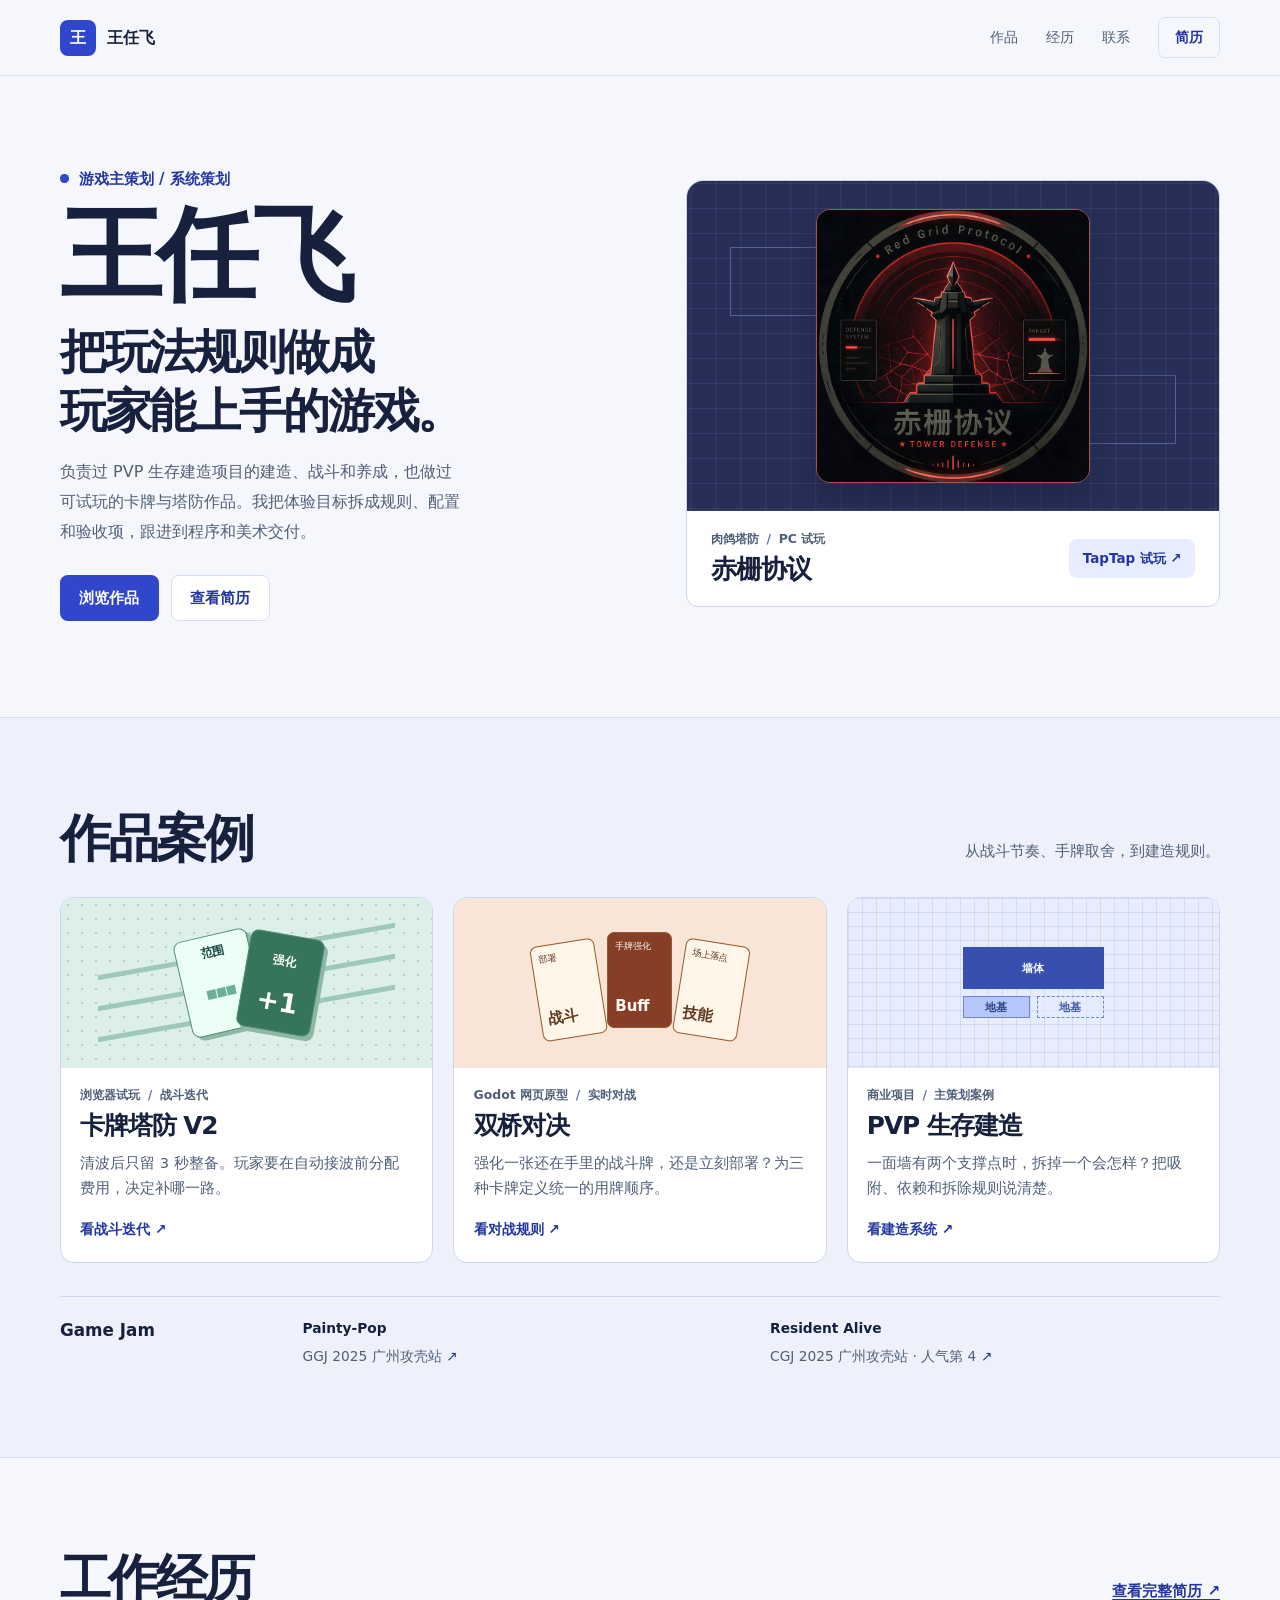
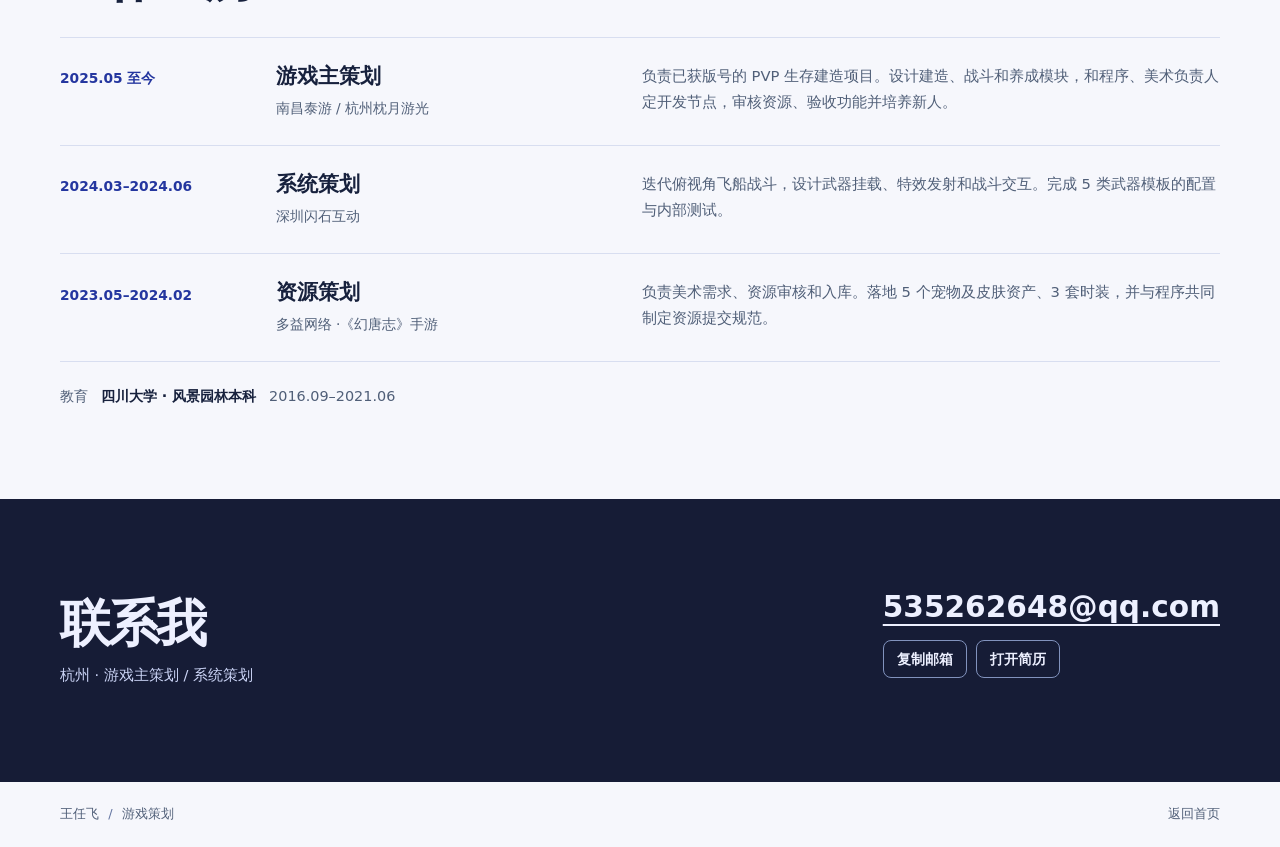
<file: index.html>
<!doctype html>
<html lang="zh-CN">
<head>
  <meta charset="utf-8">
  <meta name="viewport" content="width=device-width, initial-scale=1">
  <meta name="description" content="王任飞的游戏策划作品集。查看《赤栅协议》试玩、卡牌塔防与对战设计、PVP 生存建造案例及工作简历。">
  <meta name="theme-color" content="#f6f7fc">
  <title>王任飞｜游戏策划与作品集</title>
  <link rel="icon" href="assets/favicon.png" type="image/png">
  <link rel="stylesheet" href="assets/site.css">
  <script defer src="assets/site.js"></script>
</head>
<body>
  <a class="skip-link" href="#main">跳到正文</a>
  <header class="site-header">
    <div class="container site-header__inner">
      <a class="brand" href="index.html"><span class="brand__mark" aria-hidden="true">王</span><span>王任飞</span></a>
      <nav class="site-nav" aria-label="主导航">
        <a href="index.html#work">作品</a>
        <a href="index.html#experience">经历</a>
        <a href="index.html#contact">联系</a>
        <a class="nav-resume" href="resume.html">简历</a>
      </nav>
    </div>
  </header>
  <main id="main">
    <section class="container hero" aria-labelledby="hero-title">
      <div class="hero__intro">
        <p class="role-label"><span class="status-dot" aria-hidden="true"></span>游戏主策划 / 系统策划</p>
        <h1 id="hero-title">王任飞</h1>
        <p class="hero__headline">把玩法规则做成<br>玩家能上手的游戏。</p>
        <p class="hero__summary">负责过 PVP 生存建造项目的建造、战斗和养成，也做过可试玩的卡牌与塔防作品。我把体验目标拆成规则、配置和验收项，跟进到程序和美术交付。</p>
        <div class="actions">
          <a class="button button--primary" href="#work">浏览作品</a>
          <a class="button button--quiet" href="resume.html">查看简历</a>
        </div>
      </div>

      <article class="feature" aria-labelledby="featured-title">
        <a class="feature__visual" href="cases/redgrid.html" aria-label="查看《赤栅协议》案例">
          <span class="feature__grid" aria-hidden="true"></span>
          <span class="feature__rail feature__rail--left" aria-hidden="true"></span>
          <span class="feature__rail feature__rail--right" aria-hidden="true"></span>
          <img src="assets/redgrid-cover.jpg" alt="《赤栅协议》官方封面，一座塔立在红色网格与瞄准环中央" width="720" height="720" fetchpriority="high">
        </a>
        <div class="feature__caption">
          <div>
            <p class="project-meta">肉鸽塔防 <span aria-hidden="true">/</span> PC 试玩</p>
            <h2 id="featured-title"><a href="cases/redgrid.html">赤栅协议</a></h2>
          </div>
          <a class="feature__play" href="https://www.taptap.cn/app/989309" target="_blank" rel="noopener noreferrer">TapTap 试玩 <span aria-hidden="true">↗</span></a>
        </div>
      </article>
    </section>

    <section class="section section--work" id="work" aria-labelledby="work-title">
      <div class="container">
        <div class="section-heading">
          <h2 id="work-title">作品案例</h2>
          <p>从战斗节奏、手牌取舍，到建造规则。</p>
        </div>

        <div class="case-grid">
          <article class="case-card case-card--tower">
            <a class="case-card__link" href="cases/tower-v2.html">
              <div class="case-card__visual diagram diagram--tower" aria-hidden="true">
                <div class="tower-routes"><i></i><i></i><i></i></div>
                <div class="tower-card tower-card--back"><b>范围</b><i></i><i></i><i></i></div>
                <div class="tower-card tower-card--front"><b>强化</b><span>+1</span></div>
              </div>
              <div class="case-card__text">
                <p class="project-meta">浏览器试玩 <span aria-hidden="true">/</span> 战斗迭代</p>
                <h3>卡牌塔防 V2</h3>
                <p>清波后只留 3 秒整备。玩家要在自动接波前分配费用，决定补哪一路。</p>
                <span class="case-card__more">看战斗迭代<span aria-hidden="true"> ↗</span></span>
              </div>
            </a>
          </article>

          <article class="case-card case-card--duel">
            <a class="case-card__link" href="cases/card-duel.html">
              <div class="case-card__visual diagram diagram--duel" aria-hidden="true">
                <div class="duel-hand">
                  <span><small>部署</small><b>战斗</b></span>
                  <span><small>手牌强化</small><b>Buff</b></span>
                  <span><small>场上落点</small><b>技能</b></span>
                </div>
              </div>
              <div class="case-card__text">
                <p class="project-meta">Godot 网页原型 <span aria-hidden="true">/</span> 实时对战</p>
                <h3>双桥对决</h3>
                <p>强化一张还在手里的战斗牌，还是立刻部署？为三种卡牌定义统一的用牌顺序。</p>
                <span class="case-card__more">看对战规则<span aria-hidden="true"> ↗</span></span>
              </div>
            </a>
          </article>

          <article class="case-card case-card--build">
            <a class="case-card__link" href="cases/construction.html">
              <div class="case-card__visual diagram diagram--build" aria-hidden="true">
                <div class="build-shapes">
                  <span class="build-shapes__wall">墙体</span>
                  <span class="build-shapes__support">地基</span>
                  <span class="build-shapes__support build-shapes__support--ghost">地基</span>
                </div>
              </div>
              <div class="case-card__text">
                <p class="project-meta">商业项目 <span aria-hidden="true">/</span> 主策划案例</p>
                <h3>PVP 生存建造</h3>
                <p>一面墙有两个支撑点时，拆掉一个会怎样？把吸附、依赖和拆除规则说清楚。</p>
                <span class="case-card__more">看建造系统<span aria-hidden="true"> ↗</span></span>
              </div>
            </a>
          </article>
        </div>

        <div class="short-works" aria-labelledby="short-works-title">
          <h3 id="short-works-title">Game Jam</h3>
          <a href="https://www.bilibili.com/video/BV1BJfhYqEGT/" target="_blank" rel="noopener noreferrer">
            <strong>Painty-Pop</strong>
            <span>GGJ 2025 广州攻壳站 <span class="external-marker" aria-hidden="true">↗</span></span>
          </a>
          <a href="https://www.bilibili.com/video/BV1xigrzKEJi/" target="_blank" rel="noopener noreferrer">
            <strong>Resident Alive</strong>
            <span>CGJ 2025 广州攻壳站 · 人气第 4 <span class="external-marker" aria-hidden="true">↗</span></span>
          </a>
        </div>
      </div>
    </section>

    <section class="section section--experience" id="experience" aria-labelledby="experience-title">
      <div class="container">
        <div class="section-heading">
          <h2 id="experience-title">工作经历</h2>
          <a class="text-link" href="resume.html">查看完整简历<span aria-hidden="true"> ↗</span></a>
        </div>
        <ol class="timeline">
          <li>
            <p class="timeline__date">2025.05 至今</p>
            <div class="timeline__role">
              <h3>游戏主策划</h3>
              <p>南昌泰游 / 杭州枕月游光</p>
            </div>
            <p class="timeline__detail">负责已获版号的 PVP 生存建造项目。设计建造、战斗和养成模块，和程序、美术负责人定开发节点，审核资源、验收功能并培养新人。</p>
          </li>
          <li>
            <p class="timeline__date">2024.03–2024.06</p>
            <div class="timeline__role">
              <h3>系统策划</h3>
              <p>深圳闪石互动</p>
            </div>
            <p class="timeline__detail">迭代俯视角飞船战斗，设计武器挂载、特效发射和战斗交互。完成 5 类武器模板的配置与内部测试。</p>
          </li>
          <li>
            <p class="timeline__date">2023.05–2024.02</p>
            <div class="timeline__role">
              <h3>资源策划</h3>
              <p>多益网络 ·《幻唐志》手游</p>
            </div>
            <p class="timeline__detail">负责美术需求、资源审核和入库。落地 5 个宠物及皮肤资产、3 套时装，并与程序共同制定资源提交规范。</p>
          </li>
        </ol>
        <p class="education-line"><span>教育</span>四川大学 · 风景园林本科 <span class="education-line__dates">2016.09–2021.06</span></p>
      </div>
    </section>

    <section class="section section--contact" id="contact" aria-labelledby="contact-title">
      <div class="container contact">
        <div>
          <h2 id="contact-title">联系我</h2>
          <p>杭州 · 游戏主策划 / 系统策划</p>
        </div>
        <div class="contact__links">
          <a class="contact__email" href="mailto:535262648@qq.com">535262648@qq.com</a>
          <div class="contact__actions">
            <button class="button button--small button--outline" type="button" data-copy-email="535262648@qq.com" hidden>复制邮箱</button>
            <a class="button button--small button--outline" href="resume.html">打开简历</a>
          </div>
          <span class="contact__feedback" data-copy-feedback role="status"></span>
        </div>
      </div>
    </section>
  </main>
  <footer class="site-footer">
    <div class="container site-footer__inner">
      <span>王任飞 <span class="footer-divider" aria-hidden="true">/</span> 游戏策划</span>
      <a href="index.html">返回首页</a>
    </div>
  </footer>
</body>
</html>
</file>
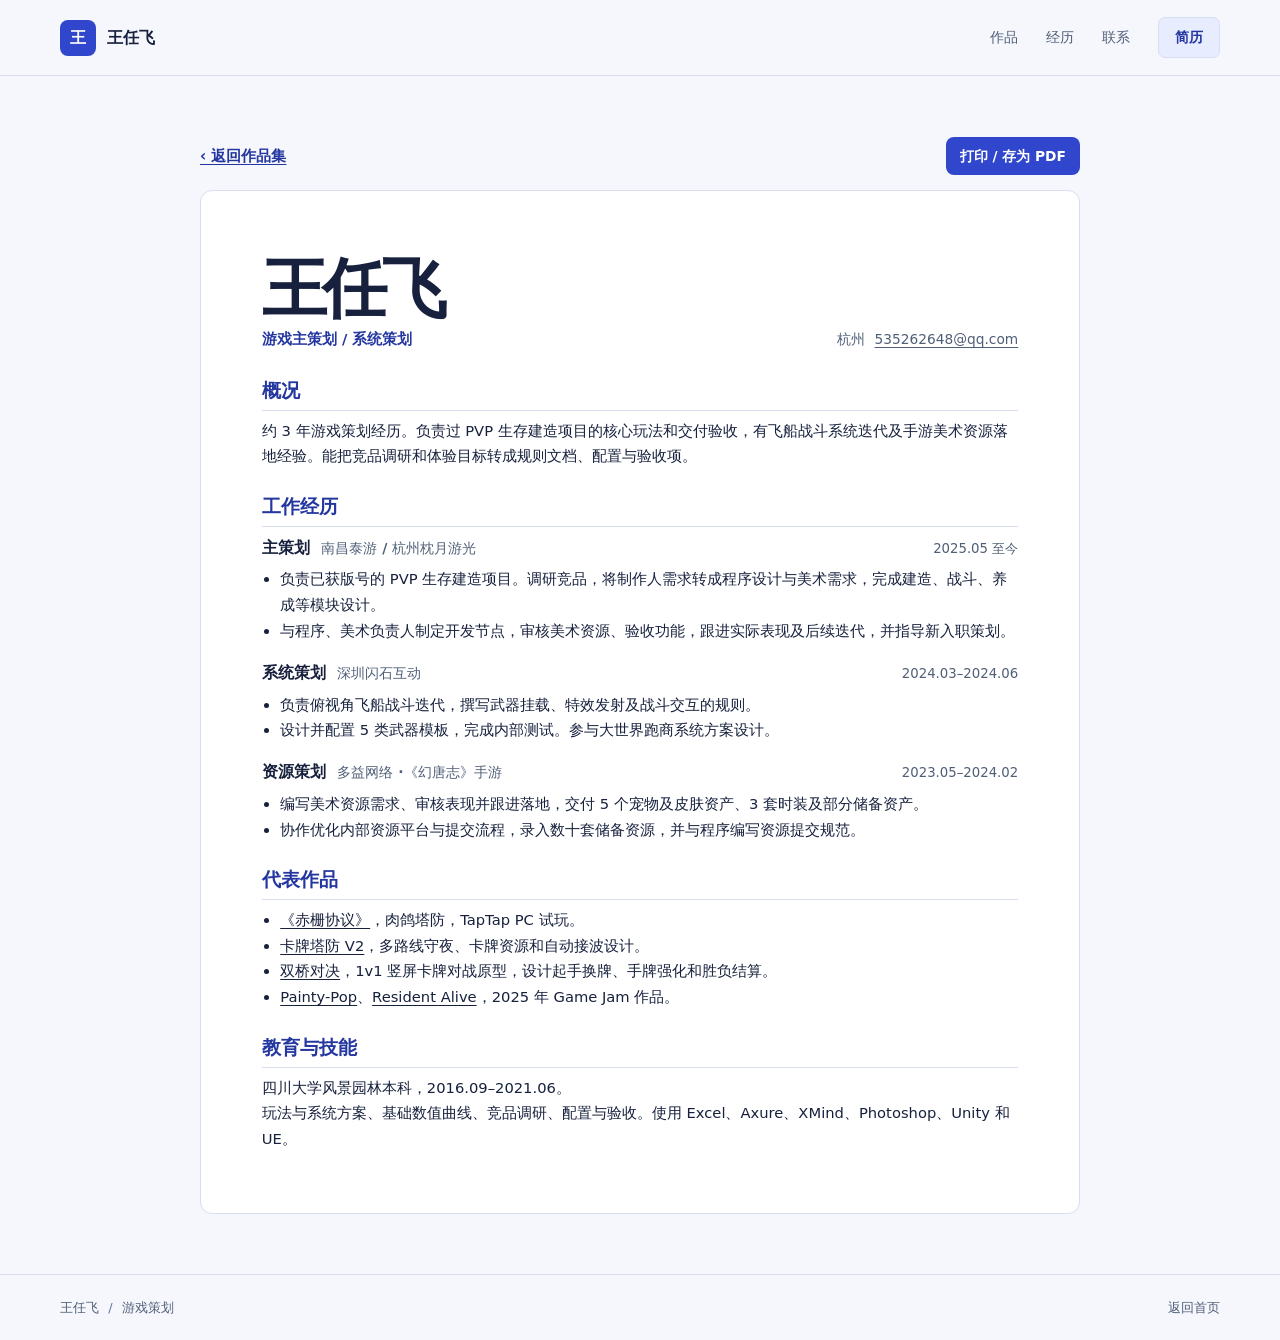
<file: resume.html>
<!doctype html>
<html lang="zh-CN">
<head>
  <meta charset="utf-8">
  <meta name="viewport" content="width=device-width, initial-scale=1">
  <meta name="description" content="王任飞，游戏主策划与系统策划。包含工作经历、代表作品、技能与教育背景，可打印为 A4。">
  <meta name="theme-color" content="#f6f7fc">
  <title>王任飞｜游戏策划简历</title>
  <link rel="icon" href="assets/favicon.png" type="image/png">
  <link rel="stylesheet" href="assets/site.css">
  <script defer src="assets/site.js"></script>
</head>
<body>
  <a class="skip-link" href="#main">跳到正文</a>
  <header class="site-header">
    <div class="container site-header__inner">
      <a class="brand" href="index.html"><span class="brand__mark" aria-hidden="true">王</span><span>王任飞</span></a>
      <nav class="site-nav" aria-label="主导航">
        <a href="index.html#work">作品</a>
        <a href="index.html#experience">经历</a>
        <a href="index.html#contact">联系</a>
        <a class="nav-resume" href="resume.html" aria-current="page">简历</a>
      </nav>
    </div>
  </header>
  <main id="main" class="container resume">
    <div class="resume__toolbar">
      <a class="text-link" href="index.html">‹ 返回作品集</a>
      <button class="button button--primary button--small" type="button" data-print hidden>打印 / 存为 PDF</button>
    </div>
    <article class="resume__sheet">
      <header class="resume__heading">
        <div>
          <h1>王任飞</h1>
          <p>游戏主策划 / 系统策划</p>
        </div>
        <div class="resume__contact"><span>杭州</span><a href="mailto:535262648@qq.com">535262648@qq.com</a></div>
      </header>

      <section aria-labelledby="cv-overview">
        <h2 id="cv-overview">概况</h2>
        <p>约 3 年游戏策划经历。负责过 PVP 生存建造项目的核心玩法和交付验收，有飞船战斗系统迭代及手游美术资源落地经验。能把竞品调研和体验目标转成规则文档、配置与验收项。</p>
      </section>

      <section aria-labelledby="cv-experience">
        <h2 id="cv-experience">工作经历</h2>
        <div class="resume__entry">
          <div class="resume__entry-heading">
            <h3>主策划 <span>南昌泰游 / 杭州枕月游光</span></h3>
            <p>2025.05 至今</p>
          </div>
          <ul>
            <li>负责已获版号的 PVP 生存建造项目。调研竞品，将制作人需求转成程序设计与美术需求，完成建造、战斗、养成等模块设计。</li>
            <li>与程序、美术负责人制定开发节点，审核美术资源、验收功能，跟进实际表现及后续迭代，并指导新入职策划。</li>
          </ul>
        </div>
        <div class="resume__entry">
          <div class="resume__entry-heading">
            <h3>系统策划 <span>深圳闪石互动</span></h3>
            <p>2024.03–2024.06</p>
          </div>
          <ul>
            <li>负责俯视角飞船战斗迭代，撰写武器挂载、特效发射及战斗交互的规则。</li>
            <li>设计并配置 5 类武器模板，完成内部测试。参与大世界跑商系统方案设计。</li>
          </ul>
        </div>
        <div class="resume__entry">
          <div class="resume__entry-heading">
            <h3>资源策划 <span>多益网络 ·《幻唐志》手游</span></h3>
            <p>2023.05–2024.02</p>
          </div>
          <ul>
            <li>编写美术资源需求、审核表现并跟进落地，交付 5 个宠物及皮肤资产、3 套时装及部分储备资产。</li>
            <li>协作优化内部资源平台与提交流程，录入数十套储备资源，并与程序编写资源提交规范。</li>
          </ul>
        </div>
      </section>

      <section aria-labelledby="cv-works">
        <h2 id="cv-works">代表作品</h2>
        <ul>
          <li><a href="cases/redgrid.html">《赤栅协议》</a>，肉鸽塔防，TapTap PC 试玩。</li>
          <li><a href="cases/tower-v2.html">卡牌塔防 V2</a>，多路线守夜、卡牌资源和自动接波设计。</li>
          <li><a href="cases/card-duel.html">双桥对决</a>，1v1 竖屏卡牌对战原型，设计起手换牌、手牌强化和胜负结算。</li>
          <li><a href="https://www.bilibili.com/video/BV1BJfhYqEGT/">Painty-Pop</a>、<a href="https://www.bilibili.com/video/BV1xigrzKEJi/">Resident Alive</a>，2025 年 Game Jam 作品。</li>
        </ul>
      </section>

      <section aria-labelledby="cv-education">
        <h2 id="cv-education">教育与技能</h2>
        <p>四川大学风景园林本科，2016.09–2021.06。</p>
        <p>玩法与系统方案、基础数值曲线、竞品调研、配置与验收。使用 Excel、Axure、XMind、Photoshop、Unity 和 UE。</p>
      </section>
    </article>
  </main>
  <footer class="site-footer">
    <div class="container site-footer__inner">
      <span>王任飞 <span class="footer-divider" aria-hidden="true">/</span> 游戏策划</span>
      <a href="index.html">返回首页</a>
    </div>
  </footer>
</body>
</html>
</file>
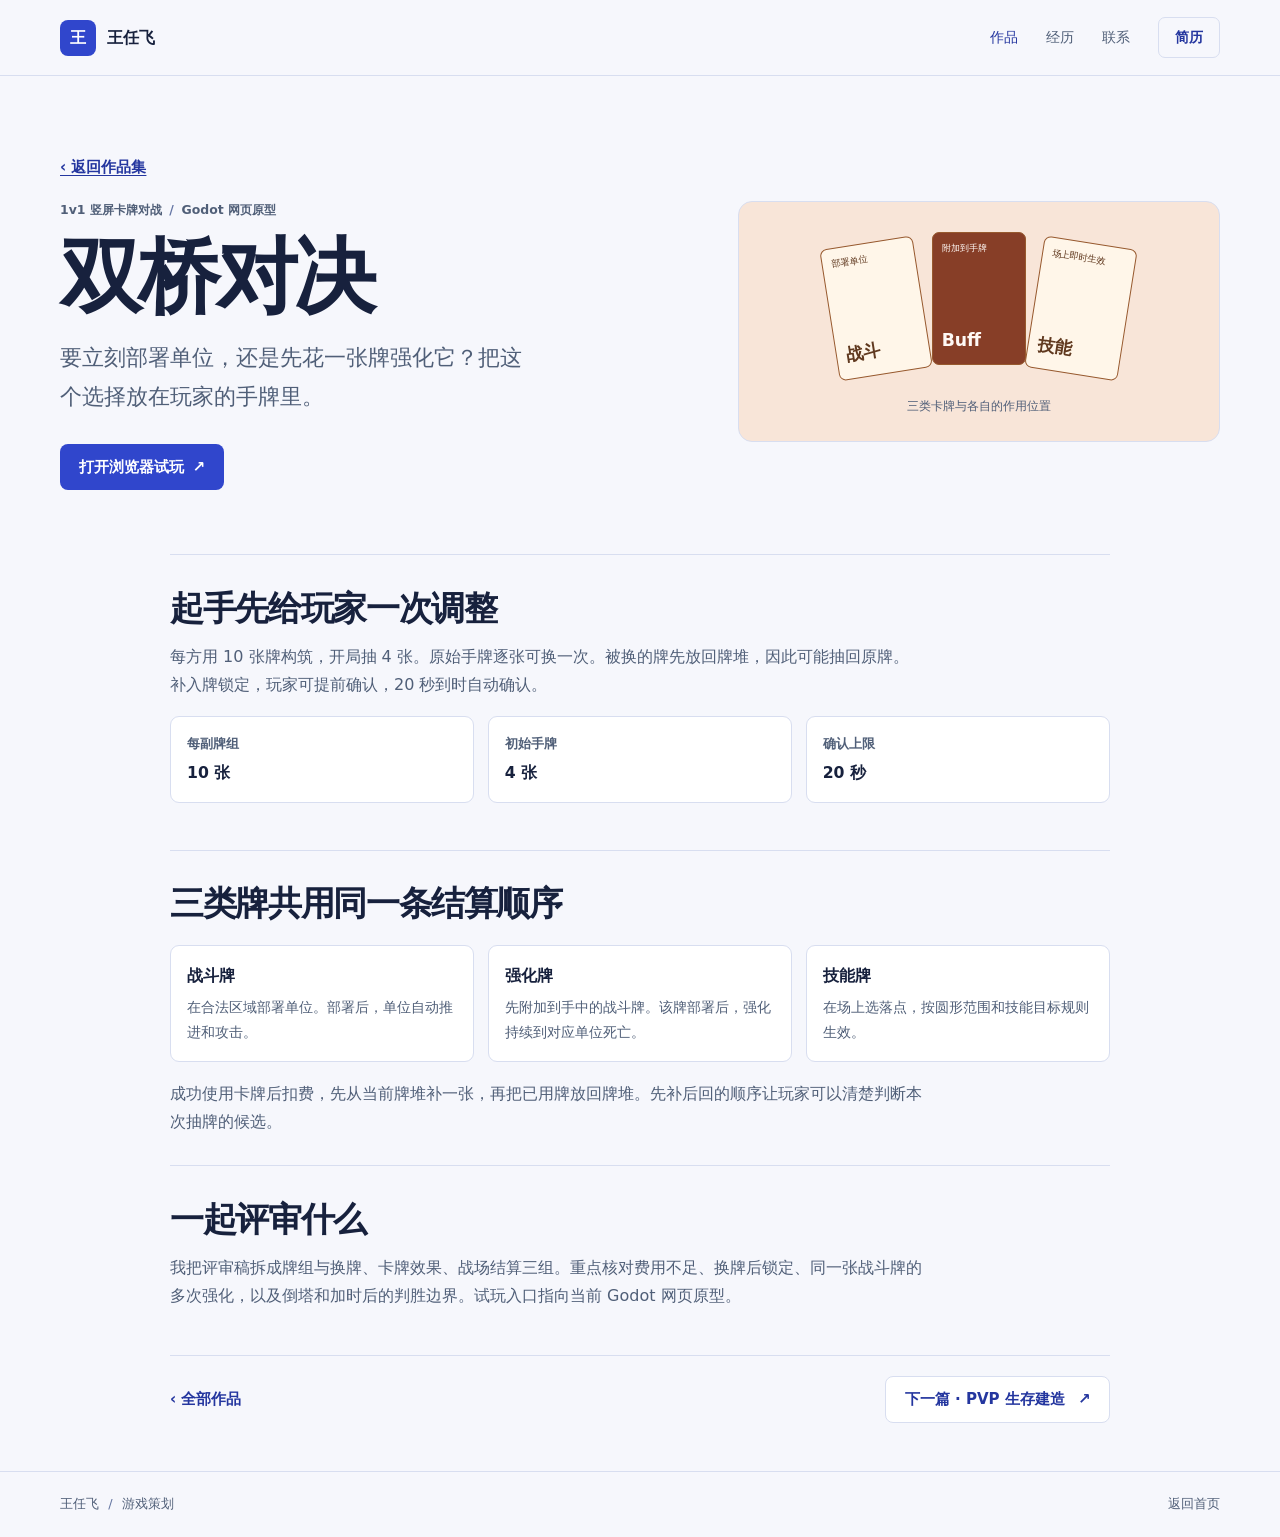
<file: cases/card-duel.html>
<!doctype html>
<html lang="zh-CN">
<head>
  <meta charset="utf-8">
  <meta name="viewport" content="width=device-width, initial-scale=1">
  <meta name="description" content="《双桥对决》的 1v1 竖屏实时卡牌对战策划案例，包含构筑、逐张换牌、手牌强化和补牌顺序。">
  <meta name="theme-color" content="#f6f7fc">
  <title>双桥对决｜王任飞作品集</title>
  <link rel="icon" href="../assets/favicon.png" type="image/png">
  <link rel="stylesheet" href="../assets/site.css">
  <script defer src="../assets/site.js"></script>
</head>
<body>
  <a class="skip-link" href="#main">跳到正文</a>
  <header class="site-header">
    <div class="container site-header__inner">
      <a class="brand" href="../index.html"><span class="brand__mark" aria-hidden="true">王</span><span>王任飞</span></a>
      <nav class="site-nav" aria-label="主导航">
        <a href="../index.html#work" class="is-current">作品</a>
        <a href="../index.html#experience">经历</a>
        <a href="../index.html#contact">联系</a>
        <a class="nav-resume" href="../resume.html">简历</a>
      </nav>
    </div>
  </header>
  <main id="main" class="case-page case-page--duel">
    <section class="container case-hero" aria-labelledby="case-title">
      <div class="case-hero__main">
        <a class="text-link case-back" href="../index.html#work">‹ 返回作品集</a>
        <p class="project-meta">1v1 竖屏卡牌对战 <span aria-hidden="true">/</span> Godot 网页原型</p>
        <h1 id="case-title">双桥对决</h1>
        <p class="case-hero__lead">要立刻部署单位，还是先花一张牌强化它？把这个选择放在玩家的手牌里。</p>
        <div class="actions"><a class="button button--primary" href="https://amber-fossil-2tj7.here.now/" target="_blank" rel="noopener noreferrer">打开浏览器试玩 <span aria-hidden="true">↗</span></a></div>

      </div>
      <figure class="case-hero__diagram duel-hero-diagram">
        <div class="duel-hand duel-hand--large" aria-hidden="true">
          <span><small>部署单位</small><b>战斗</b></span>
          <span><small>附加到手牌</small><b>Buff</b></span>
          <span><small>场上即时生效</small><b>技能</b></span>
        </div>
        <figcaption>三类卡牌与各自的作用位置</figcaption>
      </figure>
    </section>
    <div class="container case-content">
      <section class="case-section" aria-labelledby="duel-start">
        <h2 id="duel-start">起手先给玩家一次调整</h2>
        <p>每方用 10 张牌构筑，开局抽 4 张。原始手牌逐张可换一次。被换的牌先放回牌堆，因此可能抽回原牌。补入牌锁定，玩家可提前确认，20 秒到时自动确认。</p>
        <dl class="case-facts">
        <div><dt>每副牌组</dt><dd>10 张</dd></div>
        <div><dt>初始手牌</dt><dd>4 张</dd></div>
        <div><dt>确认上限</dt><dd>20 秒</dd></div>
      </dl>
      </section>
      <section class="case-section" aria-labelledby="duel-play">
        <h2 id="duel-play">三类牌共用同一条结算顺序</h2>
        <div class="design-points">
          <article><h3>战斗牌</h3><p>在合法区域部署单位。部署后，单位自动推进和攻击。</p></article>
          <article><h3>强化牌</h3><p>先附加到手中的战斗牌。该牌部署后，强化持续到对应单位死亡。</p></article>
          <article><h3>技能牌</h3><p>在场上选落点，按圆形范围和技能目标规则生效。</p></article>
        </div>
        <p>成功使用卡牌后扣费，先从当前牌堆补一张，再把已用牌放回牌堆。先补后回的顺序让玩家可以清楚判断本次抽牌的候选。</p>
      </section>
      <section class="case-section" aria-labelledby="duel-acceptance">
        <h2 id="duel-acceptance">一起评审什么</h2>
        <p>我把评审稿拆成牌组与换牌、卡牌效果、战场结算三组。重点核对费用不足、换牌后锁定、同一张战斗牌的多次强化，以及倒塔和加时后的判胜边界。试玩入口指向当前 Godot 网页原型。</p>
      </section>
    </div>
    <nav class="container case-bottom" aria-label="作品浏览">
      <a class="text-link" href="../index.html#work">‹ 全部作品</a>
      <a class="button button--quiet" href="construction.html">下一篇 · PVP 生存建造<span aria-hidden="true">&nbsp;↗</span></a>
    </nav>
  </main>
  <footer class="site-footer">
    <div class="container site-footer__inner">
      <span>王任飞 <span class="footer-divider" aria-hidden="true">/</span> 游戏策划</span>
      <a href="../index.html">返回首页</a>
    </div>
  </footer>
</body>
</html>
</file>
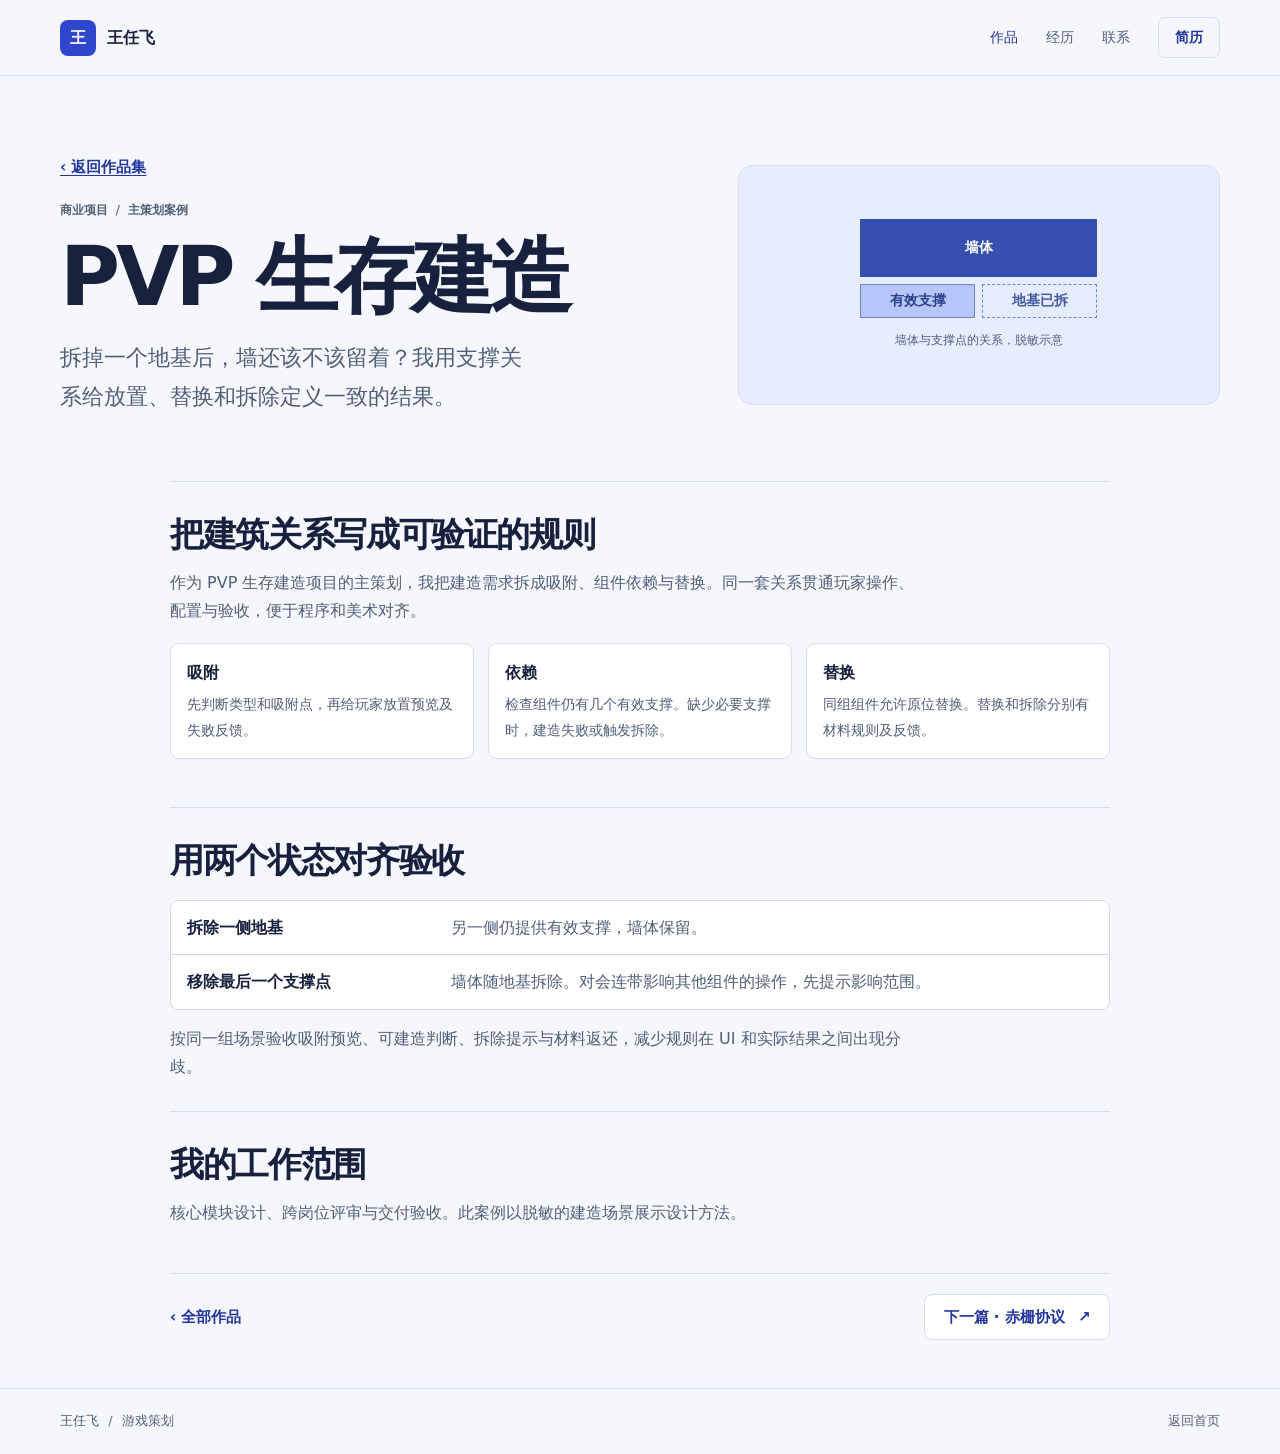
<file: cases/construction.html>
<!doctype html>
<html lang="zh-CN">
<head>
  <meta charset="utf-8">
  <meta name="viewport" content="width=device-width, initial-scale=1">
  <meta name="description" content="脱敏的 PVP 生存建造主策划案例。将建筑吸附、组件依赖与替换规则整理为便于实现和验收的状态。">
  <meta name="theme-color" content="#f6f7fc">
  <title>PVP 生存建造｜王任飞作品集</title>
  <link rel="icon" href="../assets/favicon.png" type="image/png">
  <link rel="stylesheet" href="../assets/site.css">
  <script defer src="../assets/site.js"></script>
</head>
<body>
  <a class="skip-link" href="#main">跳到正文</a>
  <header class="site-header">
    <div class="container site-header__inner">
      <a class="brand" href="../index.html"><span class="brand__mark" aria-hidden="true">王</span><span>王任飞</span></a>
      <nav class="site-nav" aria-label="主导航">
        <a href="../index.html#work" class="is-current">作品</a>
        <a href="../index.html#experience">经历</a>
        <a href="../index.html#contact">联系</a>
        <a class="nav-resume" href="../resume.html">简历</a>
      </nav>
    </div>
  </header>
  <main id="main" class="case-page case-page--build">
    <section class="container case-hero" aria-labelledby="case-title">
      <div class="case-hero__main">
        <a class="text-link case-back" href="../index.html#work">‹ 返回作品集</a>
        <p class="project-meta">商业项目 <span aria-hidden="true">/</span> 主策划案例</p>
        <h1 id="case-title">PVP 生存建造</h1>
        <p class="case-hero__lead">拆掉一个地基后，墙还该不该留着？我用支撑关系给放置、替换和拆除定义一致的结果。</p>

      </div>
      <figure class="case-hero__diagram construction-hero-diagram">
        <div class="build-shapes build-shapes--large" aria-hidden="true">
          <span class="build-shapes__wall">墙体</span>
          <span class="build-shapes__support">有效支撑</span>
          <span class="build-shapes__support build-shapes__support--ghost">地基已拆</span>
        </div>
        <figcaption>墙体与支撑点的关系，脱敏示意</figcaption>
      </figure>
    </section>
    <div class="container case-content">
      <section class="case-section" aria-labelledby="build-context">
        <h2 id="build-context">把建筑关系写成可验证的规则</h2>
        <p>作为 PVP 生存建造项目的主策划，我把建造需求拆成吸附、组件依赖与替换。同一套关系贯通玩家操作、配置与验收，便于程序和美术对齐。</p>
        <div class="design-points">
          <article><h3>吸附</h3><p>先判断类型和吸附点，再给玩家放置预览及失败反馈。</p></article>
          <article><h3>依赖</h3><p>检查组件仍有几个有效支撑。缺少必要支撑时，建造失败或触发拆除。</p></article>
          <article><h3>替换</h3><p>同组组件允许原位替换。替换和拆除分别有材料规则及反馈。</p></article>
        </div>
      </section>
      <section class="case-section" aria-labelledby="build-example">
        <h2 id="build-example">用两个状态对齐验收</h2>
        <dl class="scenario-list">
          <div><dt>拆除一侧地基</dt><dd>另一侧仍提供有效支撑，墙体保留。</dd></div>
          <div><dt>移除最后一个支撑点</dt><dd>墙体随地基拆除。对会连带影响其他组件的操作，先提示影响范围。</dd></div>
        </dl>
        <p>按同一组场景验收吸附预览、可建造判断、拆除提示与材料返还，减少规则在 UI 和实际结果之间出现分歧。</p>
      </section>
      <section class="case-section" aria-labelledby="build-contribution">
        <h2 id="build-contribution">我的工作范围</h2>
        <p>核心模块设计、跨岗位评审与交付验收。此案例以脱敏的建造场景展示设计方法。</p>
      </section>
    </div>
    <nav class="container case-bottom" aria-label="作品浏览">
      <a class="text-link" href="../index.html#work">‹ 全部作品</a>
      <a class="button button--quiet" href="redgrid.html">下一篇 · 赤栅协议<span aria-hidden="true">&nbsp;↗</span></a>
    </nav>
  </main>
  <footer class="site-footer">
    <div class="container site-footer__inner">
      <span>王任飞 <span class="footer-divider" aria-hidden="true">/</span> 游戏策划</span>
      <a href="../index.html">返回首页</a>
    </div>
  </footer>
</body>
</html>
</file>
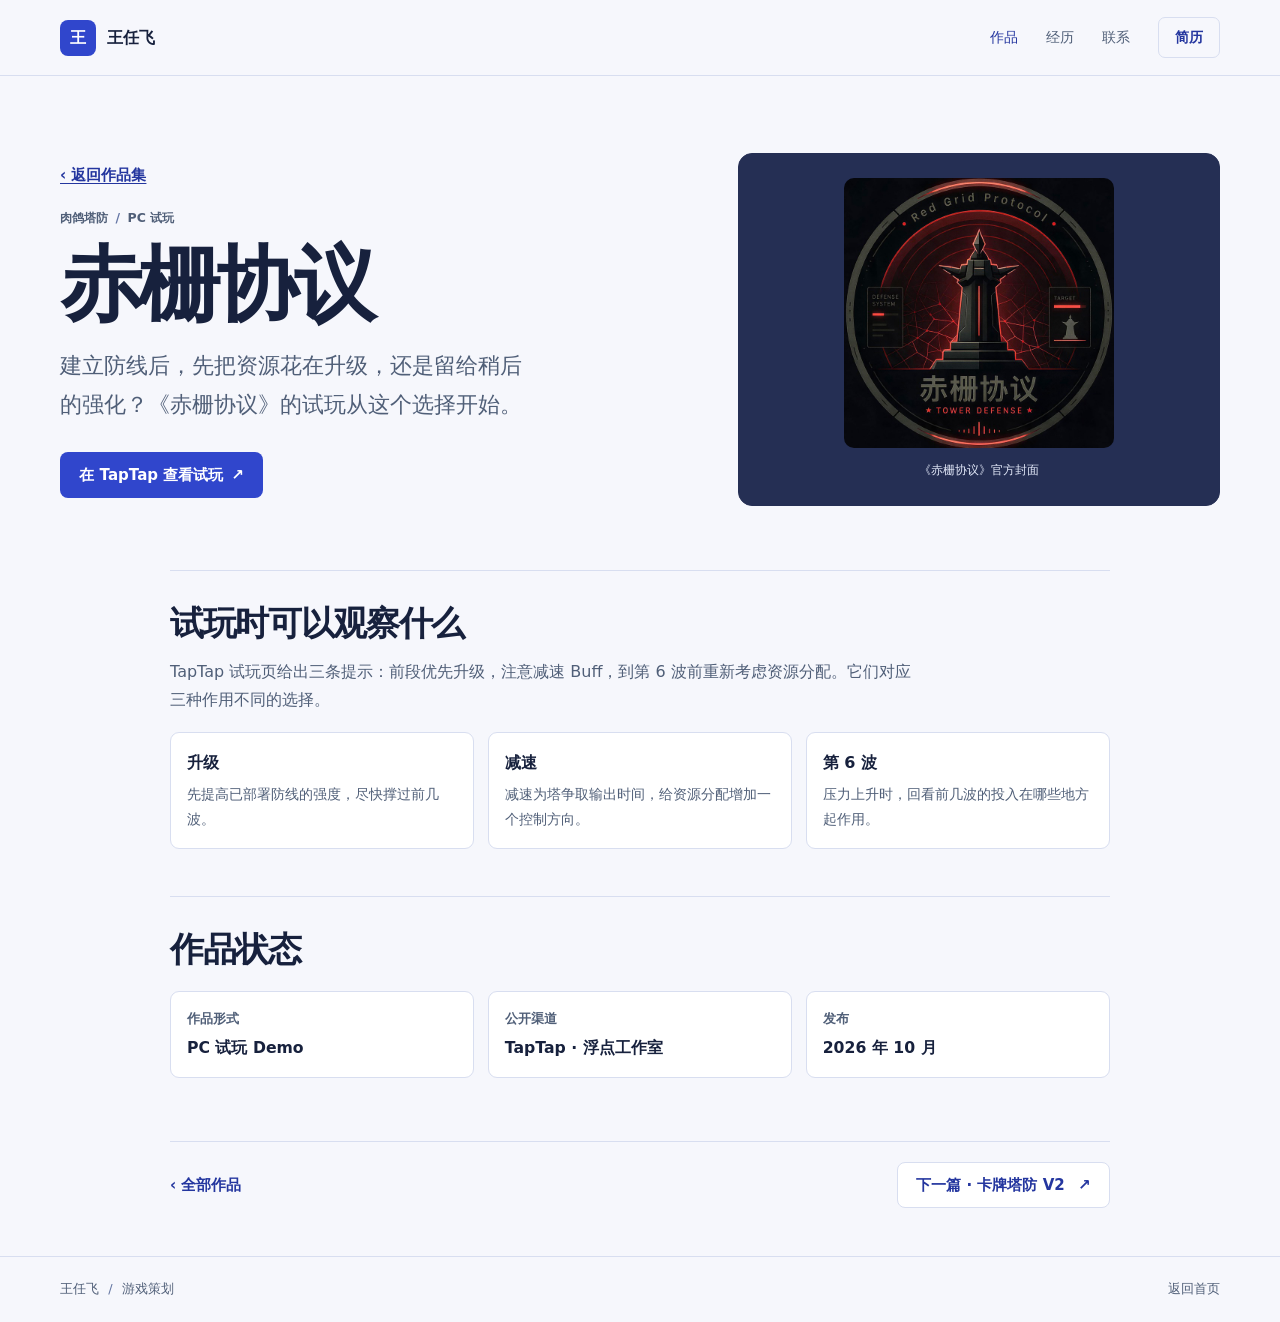
<file: cases/redgrid.html>
<!doctype html>
<html lang="zh-CN">
<head>
  <meta charset="utf-8">
  <meta name="viewport" content="width=device-width, initial-scale=1">
  <meta name="description" content="《赤栅协议》是已在 TapTap 发布试玩的 PC 肉鸽塔防，开发者分享了前期升级、减速和第六波的策略取舍。">
  <meta name="theme-color" content="#f6f7fc">
  <title>赤栅协议｜王任飞作品集</title>
  <link rel="icon" href="../assets/favicon.png" type="image/png">
  <link rel="stylesheet" href="../assets/site.css">
  <script defer src="../assets/site.js"></script>
</head>
<body>
  <a class="skip-link" href="#main">跳到正文</a>
  <header class="site-header">
    <div class="container site-header__inner">
      <a class="brand" href="../index.html"><span class="brand__mark" aria-hidden="true">王</span><span>王任飞</span></a>
      <nav class="site-nav" aria-label="主导航">
        <a href="../index.html#work" class="is-current">作品</a>
        <a href="../index.html#experience">经历</a>
        <a href="../index.html#contact">联系</a>
        <a class="nav-resume" href="../resume.html">简历</a>
      </nav>
    </div>
  </header>
  <main id="main" class="case-page case-page--redgrid">
    <section class="container case-hero" aria-labelledby="case-title">
      <div class="case-hero__main">
        <a class="text-link case-back" href="../index.html#work">‹ 返回作品集</a>
        <p class="project-meta">肉鸽塔防 <span aria-hidden="true">/</span> PC 试玩</p>
        <h1 id="case-title">赤栅协议</h1>
        <p class="case-hero__lead">建立防线后，先把资源花在升级，还是留给稍后的强化？《赤栅协议》的试玩从这个选择开始。</p>
        <div class="actions"><a class="button button--primary" href="https://www.taptap.cn/app/989309" target="_blank" rel="noopener noreferrer">在 TapTap 查看试玩 <span aria-hidden="true">↗</span></a></div>
      </div>
      <figure class="case-hero__image">
        <img src="../assets/redgrid-cover.jpg" alt="《赤栅协议》官方封面，红色网格中的防御塔" width="720" height="720" fetchpriority="high">
        <figcaption>《赤栅协议》官方封面</figcaption>
      </figure>
    </section>
    <div class="container case-content">
      <section class="case-section" aria-labelledby="redgrid-focus">
        <h2 id="redgrid-focus">试玩时可以观察什么</h2>
        <p>TapTap 试玩页给出三条提示：前段优先升级，注意减速 Buff，到第 6 波前重新考虑资源分配。它们对应三种作用不同的选择。</p>
        <div class="design-points">
          <article><h3>升级</h3><p>先提高已部署防线的强度，尽快撑过前几波。</p></article>
          <article><h3>减速</h3><p>减速为塔争取输出时间，给资源分配增加一个控制方向。</p></article>
          <article><h3>第 6 波</h3><p>压力上升时，回看前几波的投入在哪些地方起作用。</p></article>
        </div>
      </section>
      <section class="case-section" aria-labelledby="redgrid-outcome">
        <h2 id="redgrid-outcome">作品状态</h2>
        <dl class="case-facts">
        <div><dt>作品形式</dt><dd>PC 试玩 Demo</dd></div>
        <div><dt>公开渠道</dt><dd>TapTap · 浮点工作室</dd></div>
        <div><dt>发布</dt><dd>2026 年 10 月</dd></div>
      </dl>
      </section>
    </div>
    <nav class="container case-bottom" aria-label="作品浏览">
      <a class="text-link" href="../index.html#work">‹ 全部作品</a>
      <a class="button button--quiet" href="tower-v2.html">下一篇 · 卡牌塔防 V2<span aria-hidden="true">&nbsp;↗</span></a>
    </nav>
  </main>
  <footer class="site-footer">
    <div class="container site-footer__inner">
      <span>王任飞 <span class="footer-divider" aria-hidden="true">/</span> 游戏策划</span>
      <a href="../index.html">返回首页</a>
    </div>
  </footer>
</body>
</html>
</file>
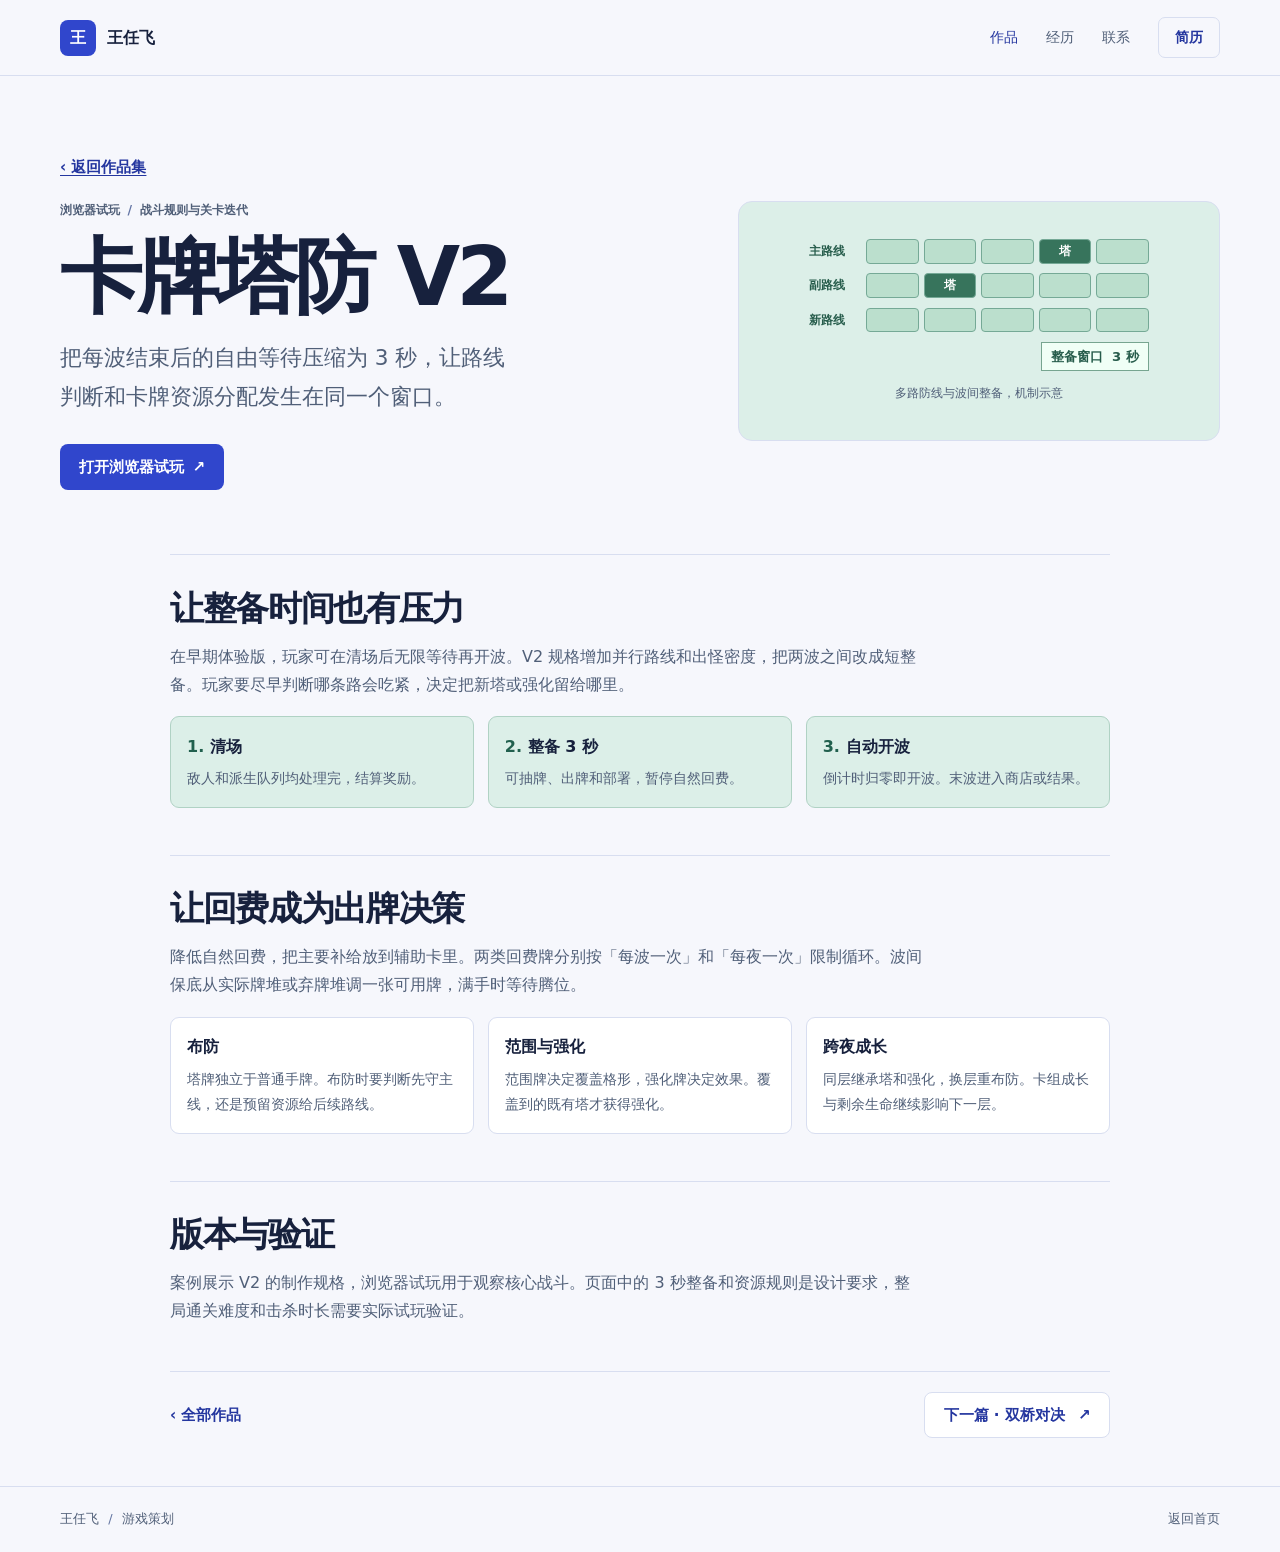
<file: cases/tower-v2.html>
<!doctype html>
<html lang="zh-CN">
<head>
  <meta charset="utf-8">
  <meta name="viewport" content="width=device-width, initial-scale=1">
  <meta name="description" content="卡牌塔防 V2 的多路线守夜设计。清波后短整备，使用回费牌补强防线，再自动进入下一波。">
  <meta name="theme-color" content="#f6f7fc">
  <title>卡牌塔防 V2｜王任飞作品集</title>
  <link rel="icon" href="../assets/favicon.png" type="image/png">
  <link rel="stylesheet" href="../assets/site.css">
  <script defer src="../assets/site.js"></script>
</head>
<body>
  <a class="skip-link" href="#main">跳到正文</a>
  <header class="site-header">
    <div class="container site-header__inner">
      <a class="brand" href="../index.html"><span class="brand__mark" aria-hidden="true">王</span><span>王任飞</span></a>
      <nav class="site-nav" aria-label="主导航">
        <a href="../index.html#work" class="is-current">作品</a>
        <a href="../index.html#experience">经历</a>
        <a href="../index.html#contact">联系</a>
        <a class="nav-resume" href="../resume.html">简历</a>
      </nav>
    </div>
  </header>
  <main id="main" class="case-page case-page--tower">
    <section class="container case-hero" aria-labelledby="case-title">
      <div class="case-hero__main">
        <a class="text-link case-back" href="../index.html#work">‹ 返回作品集</a>
        <p class="project-meta">浏览器试玩 <span aria-hidden="true">/</span> 战斗规则与关卡迭代</p>
        <h1 id="case-title">卡牌塔防 V2</h1>
        <p class="case-hero__lead">把每波结束后的自由等待压缩为 3 秒，让路线判断和卡牌资源分配发生在同一个窗口。</p>
        <div class="actions"><a class="button button--primary" href="https://ycnv3fa8ddln.feishuapp.com/app/app_17hv0kbxj00" target="_blank" rel="noopener noreferrer">打开浏览器试玩 <span aria-hidden="true">↗</span></a></div>
      </div>
      <figure class="case-hero__diagram tower-hero-diagram">
        <div class="tower-board" aria-hidden="true">
          <div class="tower-board__route"><span>主路线</span><i></i><i></i><i></i><b>塔</b><i></i></div>
          <div class="tower-board__route"><span>副路线</span><i></i><b>塔</b><i></i><i></i><i></i></div>
          <div class="tower-board__route"><span>新路线</span><i></i><i></i><i></i><i></i><i></i></div>
          <span class="tower-board__label">整备窗口 <b>3 秒</b></span>
        </div>
        <figcaption>多路防线与波间整备，机制示意</figcaption>
      </figure>
    </section>
    <div class="container case-content">
      <section class="case-section" aria-labelledby="tower-challenge">
        <h2 id="tower-challenge">让整备时间也有压力</h2>
        <p>在早期体验版，玩家可在清场后无限等待再开波。V2 规格增加并行路线和出怪密度，把两波之间改成短整备。玩家要尽早判断哪条路会吃紧，决定把新塔或强化留给哪里。</p>
        <ol class="rule-flow">
          <li><strong>清场</strong><span>敌人和派生队列均处理完，结算奖励。</span></li>
          <li><strong>整备 3 秒</strong><span>可抽牌、出牌和部署，暂停自然回费。</span></li>
          <li><strong>自动开波</strong><span>倒计时归零即开波。末波进入商店或结果。</span></li>
        </ol>
      </section>
      <section class="case-section" aria-labelledby="tower-resources">
        <h2 id="tower-resources">让回费成为出牌决策</h2>
        <p>降低自然回费，把主要补给放到辅助卡里。两类回费牌分别按「每波一次」和「每夜一次」限制循环。波间保底从实际牌堆或弃牌堆调一张可用牌，满手时等待腾位。</p>
        <div class="design-points">
          <article><h3>布防</h3><p>塔牌独立于普通手牌。布防时要判断先守主线，还是预留资源给后续路线。</p></article>
          <article><h3>范围与强化</h3><p>范围牌决定覆盖格形，强化牌决定效果。覆盖到的既有塔才获得强化。</p></article>
          <article><h3>跨夜成长</h3><p>同层继承塔和强化，换层重布防。卡组成长与剩余生命继续影响下一层。</p></article>
        </div>
      </section>
      <section class="case-section" aria-labelledby="tower-version">
        <h2 id="tower-version">版本与验证</h2>
        <p>案例展示 V2 的制作规格，浏览器试玩用于观察核心战斗。页面中的 3 秒整备和资源规则是设计要求，整局通关难度和击杀时长需要实际试玩验证。</p>
      </section>
    </div>
    <nav class="container case-bottom" aria-label="作品浏览">
      <a class="text-link" href="../index.html#work">‹ 全部作品</a>
      <a class="button button--quiet" href="card-duel.html">下一篇 · 双桥对决<span aria-hidden="true">&nbsp;↗</span></a>
    </nav>
  </main>
  <footer class="site-footer">
    <div class="container site-footer__inner">
      <span>王任飞 <span class="footer-divider" aria-hidden="true">/</span> 游戏策划</span>
      <a href="../index.html">返回首页</a>
    </div>
  </footer>
</body>
</html>
</file>
<file: assets/site.css>
:root {
  color-scheme: light;
  --paper: #f6f7fc;
  --panel: #ffffff;
  --ink: #17213d;
  --muted: #505f78;
  --rule: #d8def0;
  --blue: #3046cc;
  --blue-dark: #24369f;
  --pale-blue: #e7ecff;
  --pale-green: #dcefe8;
  --pale-clay: #f8e5d8;
  --night: #161c36;
  --font: "PingFang SC", "Microsoft YaHei UI", "Microsoft YaHei", "Noto Sans CJK SC", system-ui, sans-serif;
}

* { box-sizing: border-box; }
html { scroll-behavior: smooth; }
body {
  margin: 0;
  color: var(--ink);
  background: var(--paper);
  font-family: var(--font);
  font-size: 16px;
  line-height: 1.75;
}
body, h1, h2, h3, p, figure, dl, dd { margin: 0; }
img { display: block; max-width: 100%; height: auto; }
a { color: inherit; text-underline-offset: .23em; }
button { font: inherit; }
[hidden] { display: none !important; }
:focus-visible { outline: 3px solid #5874f1; outline-offset: 5px; }
section[id] { scroll-margin-top: 2rem; }

.container { width: min(1160px, calc(100% - 88px)); margin-inline: auto; }
.skip-link {
  position: fixed;
  z-index: 5;
  left: 1rem;
  top: 1rem;
  padding: .5rem 1rem;
  transform: translateY(-200%);
  color: white;
  background: var(--ink);
}
.skip-link:focus { transform: translateY(0); }

.site-header { border-bottom: 1px solid var(--rule); }
.site-header__inner {
  display: flex;
  min-height: 75px;
  align-items: center;
  justify-content: space-between;
  gap: 24px;
}
.brand {
  display: inline-flex;
  align-items: center;
  gap: 11px;
  font-weight: 750;
  text-decoration: none;
  white-space: nowrap;
}
.brand__mark {
  display: grid;
  width: 36px;
  height: 36px;
  place-items: center;
  background: var(--blue);
  border-radius: 8px;
  color: #fff;
  font-size: 16px;
  line-height: 1;
}
.site-nav { display: flex; align-items: center; gap: 28px; }
.site-nav a, .case-bottom a { text-decoration: none; }
.site-nav a { color: var(--muted); font-size: .88rem; white-space: nowrap; }
.site-nav a:hover, .site-nav .is-current { color: var(--blue-dark); }
.site-nav .nav-resume {
  padding: .46rem 1rem;
  border: 1px solid var(--rule);
  border-radius: 7px;
  color: var(--blue-dark);
  font-weight: 700;
}
.site-nav .nav-resume:hover, .site-nav .nav-resume[aria-current] { background: var(--pale-blue); }

.hero {
  display: grid;
  grid-template-columns: 1.03fr 1fr;
  align-items: center;
  gap: clamp(36px, 6vw, 90px);
  padding-block: clamp(56px, 7vw, 98px) clamp(64px, 7.5vw, 104px);
}
.role-label {
  display: flex;
  align-items: center;
  gap: .63rem;
  color: var(--blue-dark);
  font-size: .94rem;
  font-weight: 750;
}
.status-dot { width: .54rem; height: .54rem; border-radius: 50%; background: var(--blue); }
.hero h1 {
  margin-block: .55rem .85rem;
  font-size: clamp(3.8rem, 8vw, 6.7rem);
  line-height: 1.06;
  font-weight: 860;
  letter-spacing: -.055em;
}
.hero__headline {
  font-size: clamp(1.73rem, 3.65vw, 3.05rem);
  line-height: 1.26;
  letter-spacing: -.05em;
  font-weight: 800;
}
.hero__summary {
  max-width: 25rem;
  margin-top: 1rem;
  color: var(--muted);
  font-size: 1rem;
  line-height: 1.9;
}
.actions { display: flex; align-items: center; flex-wrap: wrap; gap: .75rem; margin-top: 1.7rem; }
.button {
  display: inline-flex;
  align-items: center;
  justify-content: center;
  gap: .5rem;
  min-height: 46px;
  padding: .56rem 1.15rem;
  border: 1px solid transparent;
  border-radius: 8px;
  font-size: .94rem;
  font-weight: 730;
  text-decoration: none;
  text-align: center;
  cursor: pointer;
}
.button--primary { background: var(--blue); color: #fff; }
.button--primary:hover { background: var(--blue-dark); }
.button--quiet { color: var(--blue-dark); border-color: var(--rule); background: var(--panel); }
.button--quiet:hover { background: var(--pale-blue); border-color: #b4c0ee; }
.button--small { min-height: 38px; padding: .32rem .82rem; font-size: .86rem; }
.text-link { color: var(--blue-dark); font-size: .94rem; font-weight: 730; }

.feature {
  overflow: hidden;
  border: 1px solid #ccd4eb;
  border-radius: 17px 17px 12px 12px;
  background: var(--panel);
}
.feature__visual {
  position: relative;
  isolation: isolate;
  display: grid;
  min-height: 330px;
  place-items: center;
  overflow: hidden;
  background: #272f58;
  border-bottom: 1px solid #343e68;
}
.feature__visual:focus-visible { outline-offset: -5px; }
.feature__visual img {
  position: relative;
  z-index: 1;
  width: min(58%, 274px);
  border: 1px solid #a8534d;
  border-radius: 14px;
  box-shadow: 0 16px 28px #1a1e377d;
  aspect-ratio: 1;
  object-fit: cover;
}
.feature__grid {
  position: absolute;
  inset: 0;
  background-image: linear-gradient(#a5b4ff19 1px, transparent 1px), linear-gradient(90deg, #a5b4ff19 1px, transparent 1px);
  background-size: 25px 25px;
  background-position: center;
}
.feature__rail {
  position: absolute;
  inset-inline: 8%;
  height: 21%;
  border: solid 1px #9ba8ee67;
}
.feature__rail--left { top: 20%; border-right: 0; clip-path: polygon(0 0, 48% 0, 48% 100%, 0 100%); }
.feature__rail--right { bottom: 20%; border-left: 0; clip-path: polygon(52% 0, 100% 0, 100% 100%, 52% 100%); }
.feature__caption {
  display: flex;
  align-items: center;
  justify-content: space-between;
  gap: 14px;
  padding: 1.2rem 1.48rem;
}
.project-meta { color: var(--muted); font-size: .78rem; font-weight: 740; line-height: 1.45; }
.project-meta span { color: #6576a5; margin-inline: .2rem; }
.feature__caption h2 { font-size: 1.65rem; letter-spacing: -.04em; line-height: 1.3; margin-top: .22rem; }
.feature__caption h2 a { text-decoration: none; }
.feature__caption h2 a:hover { text-decoration: underline; }
.feature__play {
  color: var(--blue-dark);
  background: var(--pale-blue);
  padding: .5rem .85rem;
  border-radius: 8px;
  font-weight: 750;
  font-size: .84rem;
  text-decoration: none;
  white-space: nowrap;
}
.feature__play:hover { background: #d5dfff; }

.section { padding-block: clamp(56px, 7vw, 92px); }
.section--work { background: #eef1fb; border-block: 1px solid var(--rule); }
.section-heading {
  display: flex;
  align-items: baseline;
  justify-content: space-between;
  flex-wrap: wrap;
  gap: .6rem 1.4rem;
  margin-bottom: 1.7rem;
}
.section-heading h2, .contact h2 {
  font-size: clamp(2rem, 4.3vw, 3.2rem);
  font-weight: 820;
  line-height: 1.21;
  letter-spacing: -.058em;
}
.section-heading p { color: var(--muted); font-size: .94rem; }
.case-grid { display: grid; grid-template-columns: repeat(3, minmax(0, 1fr)); gap: 1.25rem; }
.case-card {
  display: flex;
  min-width: 0;
  background: var(--panel);
  border: 1px solid #cdd6ec;
  border-radius: 14px;
}
.case-card:hover { border-color: #8194db; }
.case-card__link { display: flex; flex: 1; flex-direction: column; text-decoration: none; }
.case-card__visual { min-height: 170px; border-radius: 13px 13px 0 0; overflow: hidden; }
.case-card__text { padding: 1.13rem 1.2rem 1.3rem; display: flex; flex: 1; flex-direction: column; }
.case-card__text h3 { margin: .31rem 0 .45rem; font-size: clamp(1.2rem, 2.3vw, 1.55rem); letter-spacing: -.045em; line-height: 1.35; }
.case-card__text > p:not(.project-meta) { flex: 1; color: var(--muted); font-size: .91rem; }
.case-card__more { margin-top: 1rem; color: var(--blue-dark); font-size: .86rem; font-weight: 750; }
.case-card__link:hover .case-card__more { text-decoration: underline; }

.diagram {
  display: grid;
  isolation: isolate;
  place-items: center;
  position: relative;
}
.diagram--tower {
  color: #1f4c47;
  background-color: var(--pale-green);
  background-image: radial-gradient(#53817747 1px, transparent 1px);
  background-size: 14px 14px;
}
.tower-routes {
  display: grid;
  position: absolute;
  z-index: -1;
  inset-inline: 10%;
  gap: 1.65rem;
  transform: skewY(-10deg);
}
.tower-routes i { height: .3rem; background: #9ec9b8; }
.tower-card {
  display: grid;
  align-items: center;
  justify-content: center;
  position: absolute;
  width: 75px;
  height: 98px;
  padding: .45rem;
  border: 1px solid #548c77;
  border-radius: 8px;
  box-shadow: 4px 4px 0 #8eb7a5;
  background: #ecfff6;
  text-align: center;
  font-size: .75rem;
}
.tower-card--back { transform: translateX(-27px) rotate(-13deg); grid-template-columns: repeat(3, 10px); grid-template-rows: 1.2rem 1fr; }
.tower-card--back b { grid-column: 1 / -1; }
.tower-card--back i { width: 9px; height: 9px; background: #6caf98; }
.tower-card--front { transform: translateX(34px) rotate(10deg); background: #37745c; color: #fff; }
.tower-card--front span { font-size: 1.68rem; font-weight: 800; line-height: 1; }

.diagram--duel { background: var(--pale-clay); }
.duel-hand { display: flex; align-items: center; justify-content: center; gap: .44rem; }
.duel-hand span {
  display: flex;
  flex-direction: column;
  justify-content: space-between;
  width: 65px;
  height: 96px;
  padding: .45rem .42rem;
  border: 1px solid #97592e;
  border-radius: 7px;
  background: #fff6e9;
  color: #60391f;
}
.duel-hand span:first-child { transform: rotate(-9deg) translateY(7px); }
.duel-hand span:nth-child(2) { transform: translateY(-3px); background: #873e27; color: #fff8f4; }
.duel-hand span:last-child { transform: rotate(9deg) translateY(7px); }
.duel-hand b { font-size: .94rem; }
.duel-hand small { font-size: .58rem; line-height: 1.4; }

.diagram--build, .construction-hero-diagram { background-color: var(--pale-blue); }
.diagram--build {
  background-image: linear-gradient(#6077ba24 1px, transparent 1px), linear-gradient(90deg, #6077ba24 1px, transparent 1px);
  background-size: 14px 14px;
}
.build-shapes {
  display: grid;
  grid-template-columns: repeat(2, 67px);
  justify-content: center;
  gap: 7px;
  color: #2d4389;
  text-align: center;
  font-size: .7rem;
  font-weight: 750;
}
.build-shapes > span { display: grid; place-items: center; }
.build-shapes__wall {
  height: 42px;
  grid-column: 1 / -1;
  background: #374fae;
  border: 1px solid #374fae;
  color: #fff;
}
.build-shapes__support { height: 22px; background: #b6c6fa; border: 1px solid #6d85d2; }
.build-shapes__support--ghost { border: 1px dashed #6d85d2; background: #e7ecff88; color: #435a9e; }

.short-works {
  display: grid;
  grid-template-columns: minmax(120px, .5fr) 1fr 1fr;
  align-items: stretch;
  gap: 1.1rem;
  border-top: 1px solid #ccd6f0;
  margin-top: 2.1rem;
  padding-top: 1.15rem;
}
.short-works h3 { font-size: 1.05rem; }
.short-works a { display: flex; flex-direction: column; gap: .25rem; font-size: .86rem; text-decoration: none; }
.short-works a:hover strong { text-decoration: underline; }
.short-works a span { color: var(--muted); }
.short-works .external-marker { color: var(--blue-dark); }

.timeline { margin: 0; padding: 0; list-style: none; border-top: 1px solid var(--rule); }
.timeline li {
  display: grid;
  grid-template-columns: minmax(135px, .68fr) minmax(200px, 1.2fr) 2fr;
  gap: 1.2rem;
  align-items: start;
  padding-block: 1.55rem;
  border-bottom: 1px solid var(--rule);
}
.timeline__date { color: var(--blue-dark); font-size: .86rem; font-weight: 750; font-variant-numeric: tabular-nums; padding-top: .22rem; }
.timeline__role h3 { font-size: 1.3rem; line-height: 1.3; }
.timeline__role p, .timeline__detail { color: var(--muted); }
.timeline__role p { margin-top: .4rem; font-size: .86rem; }
.timeline__detail { font-size: .92rem; }
.education-line { display: flex; flex-wrap: wrap; column-gap: .8rem; margin-top: 1.35rem; font-size: .9rem; font-weight: 720; }
.education-line span { color: var(--muted); font-weight: 530; }

.section--contact { background: var(--night); color: #edf0ff; }
.contact { display: flex; align-items: center; justify-content: space-between; flex-wrap: wrap; gap: 1.1rem 3rem; }
.contact p { color: #ccd5f7; margin-top: .42rem; font-size: .91rem; }
.contact__links { position: relative; display: grid; gap: .85rem; align-content: start; }
.contact__email { font-weight: 690; font-size: clamp(1.1rem, 3vw, 1.85rem); line-height: 1.3; }
.contact__actions { display: flex; flex-wrap: wrap; gap: .55rem; }
.button--outline { color: #edf0ff; background: transparent; border-color: #8192bd; }
.button--outline:hover { background: #2c365e; }
.contact__feedback:not(:empty) { position: absolute; top: calc(100% + .3rem); font-size: .82rem; color: #e4ebff; }

.site-footer { background: var(--paper); color: var(--muted); }
.site-footer__inner {
  display: flex;
  justify-content: space-between;
  align-items: center;
  min-height: 65px;
  gap: 1rem;
  font-size: .81rem;
}
.footer-divider { margin-inline: .32rem; color: #6476a2; }
.site-footer a { text-decoration: none; }
.site-footer a:hover { text-decoration: underline; }

.case-page { padding-top: clamp(45px, 6vw, 78px); }
.case-hero {
  display: grid;
  grid-template-columns: minmax(0, 1.12fr) minmax(0, .88fr);
  gap: clamp(1.8rem, 5vw, 5rem);
  align-items: center;
  padding-bottom: clamp(2.1rem, 5vw, 4.1rem);
}
.case-back { display: inline-block; margin-bottom: 1.3rem; }
.case-hero h1 {
  margin-block: .6rem .9rem;
  font-size: clamp(2.5rem, 6.4vw, 5.35rem);
  font-weight: 840;
  line-height: 1.17;
  letter-spacing: -.048em;
}
.case-hero__lead { max-width: 29rem; color: var(--muted); font-size: clamp(1.04rem, 2vw, 1.35rem); line-height: 1.8; }
.case-hero__diagram, .case-hero__image { display: grid; justify-items: center; gap: .7rem; border: 1px solid var(--rule); border-radius: 14px; padding: 1.5rem; }
.case-hero__diagram { min-height: 240px; align-content: center; }
.case-hero__image { background: #252f54; border-color: #252f54; }
.case-hero__image img { width: min(65%, 270px); min-width: 135px; aspect-ratio: 1; object-fit: cover; border-radius: 10px; }
.case-hero__diagram figcaption, .case-hero__image figcaption { color: var(--muted); font-size: .78rem; text-align: center; }
.case-hero__image figcaption { color: #e4eafa; }
.tower-hero-diagram { background: var(--pale-green); }
.tower-board { display: grid; width: min(100%, 340px); gap: .6rem; font-weight: 720; color: #265c4b; }
.tower-board__route { display: grid; grid-template-columns: minmax(46px, 1fr) repeat(5, 1fr); gap: .3rem; align-items: center; font-size: .72rem; }
.tower-board__route i, .tower-board__route b { height: 1.55rem; border: 1px solid #75a996; border-radius: 4px; background-color: #bbdfcd; }
.tower-board__route b { display: grid; place-items: center; color: white; background: #37745c; }
.tower-board__label { justify-self: end; padding: .25rem .57rem; border: 1px solid #77a590; line-height: 1.45; background-color: #f0fff6; font-size: .82rem; }
.tower-board__label b { margin-left: .3rem; }
.duel-hero-diagram { background: var(--pale-clay); }
.duel-hand--large { margin-block: .55rem 1rem; gap: .6rem; }
.duel-hand--large span { width: clamp(64px, 9.4vw, 94px); height: clamp(100px, 13vw, 133px); padding: .55rem; }
.duel-hand--large b { font-size: 1.08rem; }
.build-shapes--large { grid-template-columns: repeat(2, minmax(72px, 115px)); width: 100%; font-size: .85rem; }
.build-shapes--large .build-shapes__wall { height: 58px; }
.build-shapes--large .build-shapes__support { height: 34px; }
.case-content { max-width: 940px; padding-bottom: 1rem; }
.case-section { padding-block: 1.85rem; border-top: 1px solid var(--rule); }
.case-section h2 { margin-bottom: .66rem; font-size: clamp(1.45rem, 3.2vw, 2.12rem); line-height: 1.4; letter-spacing: -.04em; }
.case-section > p { max-width: 47rem; color: var(--muted); font-size: 1rem; }
.design-points, .rule-flow, .case-facts {
  display: grid;
  grid-template-columns: repeat(3, minmax(0, 1fr));
  gap: .85rem;
  margin-block: 1.1rem;
}
.design-points article, .rule-flow li, .case-facts > div {
  padding: .97rem 1rem;
  border: 1px solid var(--rule);
  border-radius: 9px;
  background: var(--panel);
}
.design-points h3, .rule-flow strong { font-size: 1rem; font-weight: 780; }
.design-points p, .rule-flow span { display: block; margin-top: .32rem; color: var(--muted); font-size: .9rem; }
.rule-flow { list-style-position: inside; padding: 0; }
.rule-flow li { background: var(--pale-green); border-color: #b0d2c4; }
.rule-flow li::marker { color: #21604e; font-weight: 740; }
.case-facts dt { color: var(--muted); font-size: .8rem; font-weight: 710; }
.case-facts dd { margin-top: .22rem; font-size: .98rem; font-weight: 750; }
.scenario-list { overflow: hidden; margin-block: .95rem; border: 1px solid #cbd7f6; border-radius: 9px; }
.scenario-list > div { display: grid; grid-template-columns: minmax(130px, .75fr) 1.9fr; gap: .7rem; padding: .8rem 1rem; background: var(--panel); }
.scenario-list > div + div { border-top: 1px solid #cbd7f6; }
.scenario-list dt { font-weight: 740; }
.scenario-list dd { color: var(--muted); }
.case-bottom {
  display: flex;
  justify-content: space-between;
  align-items: center;
  flex-wrap: wrap;
  gap: .8rem;
  max-width: 940px;
  padding-block: 1.25rem 3rem;
  border-top: 1px solid var(--rule);
}
.case-bottom .text-link:hover { text-decoration: underline; }
.case-page + .site-footer, .resume + .site-footer { border-top: 1px solid var(--rule); }

.resume { width: min(880px, calc(100% - 48px)); padding-block: clamp(1.7rem, 5vw, 3.8rem); }
.resume__toolbar { display: flex; align-items: center; justify-content: space-between; flex-wrap: wrap; gap: .7rem; margin-bottom: .95rem; }
.resume__sheet { padding: clamp(1.15rem, 5.5vw, 3.8rem); border: 1px solid var(--rule); border-radius: 12px; background: var(--panel); }
.resume__heading { display: flex; align-items: end; justify-content: space-between; flex-wrap: wrap; gap: .55rem; margin-bottom: 1.4rem; }
.resume__heading h1 { font-size: clamp(2.7rem, 6vw, 4.05rem); line-height: 1.14; letter-spacing: -.075em; }
.resume__heading p { font-weight: 740; color: var(--blue-dark); }
.resume__contact { display: flex; flex-wrap: wrap; gap: .6rem; color: var(--muted); font-size: .86rem; }
.resume__sheet section + section { margin-top: 1.3rem; }
.resume__sheet h2 { padding-bottom: .18rem; margin-bottom: .43rem; border-bottom: 1px solid var(--rule); font-size: 1.18rem; color: var(--blue-dark); }
.resume__sheet p, .resume__sheet li { font-size: .92rem; }
.resume__sheet ul { padding-left: 1.15rem; margin-block: .3rem .25rem; }
.resume__entry + .resume__entry { margin-top: .94rem; }
.resume__entry-heading { display: flex; justify-content: space-between; flex-wrap: wrap; gap: .14rem 1rem; align-items: baseline; }
.resume__entry-heading h3 { font-size: 1rem; }
.resume__entry-heading h3 span { font-size: .88rem; margin-left: .38rem; color: var(--muted); font-weight: 570; }
.resume__entry-heading p { color: var(--muted); font-size: .83rem; white-space: nowrap; }

@media (max-width: 900px) {
  .container { width: calc(100% - 56px); }
  .hero { gap: 2.25rem; }
  .feature__visual { min-height: 285px; }
  .feature__caption { padding-inline: 1.08rem; }
  .case-grid { gap: .8rem; }
  .case-card__text { padding-inline: .95rem; }
  .timeline li { grid-template-columns: minmax(116px, .65fr) minmax(155px, 1fr) 1.65fr; gap: .85rem; }
  .resume { width: min(880px, calc(100% - 48px)); }
}
@media (max-width: 720px) {
  .container { width: calc(100% - 42px); }
  .case-grid { grid-template-columns: 1fr; gap: 1rem; }
  .case-card__link { display: grid; grid-template-columns: minmax(145px, .82fr) minmax(0, 1.2fr); }
  .case-card__visual { min-height: 100%; border-radius: 13px 0 0 13px; }
  .case-card__text { padding: .95rem 1rem; }
  .short-works { grid-template-columns: 1fr 1fr; }
  .short-works h3 { grid-column: 1 / -1; }
  .timeline li { grid-template-columns: minmax(0, .7fr) minmax(0, 1.3fr); gap: .65rem 1.1rem; }
  .timeline__detail { grid-column: 2; }
  .case-hero__image, .case-hero__diagram { min-height: 205px; }
  .case-hero__image img { width: min(55%, 230px); }
  .scenario-list > div { grid-template-columns: .9fr 1.15fr; }
  .resume { width: calc(100% - 42px); }
}
@media (max-width: 640px) {
  .hero, .case-hero { grid-template-columns: 1fr; gap: 2rem; }
  .hero { padding-block: 2.85rem 3.5rem; }
  .hero__intro { max-width: 540px; }
  .hero h1 { font-size: clamp(3.45rem, 13vw, 5.4rem); }
  .hero__headline { font-size: clamp(1.65rem, 6.6vw, 2.75rem); }
  .feature__visual { min-height: clamp(228px, 52vw, 350px); }
  .feature__visual img { width: min(53%, 245px); }
}
@media (max-width: 480px) {
  .container { width: calc(100% - 32px); }
  .site-header__inner { min-height: 64px; gap: .55rem; }
  .brand { gap: .43rem; font-size: .86rem; }
  .brand__mark { width: 29px; height: 29px; font-size: .8rem; border-radius: 6px; }
  .site-nav { gap: .7rem; }
  .site-nav a { font-size: .77rem; }
  .site-nav .nav-resume { padding: .23rem .5rem; border-radius: 5px; }
  .feature__caption { padding: .86rem .95rem; }
  .feature__caption h2 { font-size: 1.4rem; }
  .feature__play { padding: .42rem .63rem; font-size: .77rem; }
  .case-card__link { display: flex; }
  .case-card__visual { min-height: 150px; border-radius: 13px 13px 0 0; }
  .timeline li { grid-template-columns: 1fr; gap: .42rem; padding-block: 1.25rem; }
  .timeline__detail { grid-column: 1; }
  .design-points, .rule-flow { grid-template-columns: 1fr; gap: .55rem; }
  .case-facts { gap: .4rem; }
  .case-facts > div { padding: .55rem .62rem; }
  .case-facts dd { font-size: .85rem; }
  .scenario-list > div { grid-template-columns: 1fr; gap: .1rem; padding: .67rem .8rem; }
  .resume { width: calc(100% - 28px); }
}
@media (prefers-reduced-motion: reduce) {
  html { scroll-behavior: auto; }
}
@page { size: A4; margin: 13mm 14mm; }
@media print {
  body { background: #fff; color: #121621; }
  .site-header, .site-footer, .skip-link, .resume__toolbar { display: none !important; }
  .resume, .resume__sheet { width: 100%; padding: 0; border: 0; border-radius: 0; }
  .resume__heading { margin-bottom: 13pt; }
  .resume__heading h1 { font-size: 32pt; }
  .resume__sheet h2 { color: #121621; font-size: 12pt; margin-bottom: 4pt; }
  .resume__sheet section + section { margin-top: 10pt; }
  .resume__sheet p, .resume__sheet li { font-size: 10.7pt; line-height: 1.55; }
  .resume__sheet a { color: inherit; }
  .resume__contact, .resume__entry-heading h3, .resume__entry-heading h3 span, .resume__entry-heading p { font-size: 10pt; }
  .resume__entry + .resume__entry { margin-top: 7pt; }
  .resume__entry, .resume__sheet h2 { break-inside: avoid; }
  .resume__sheet h2 { break-after: avoid; }
}
</file>
